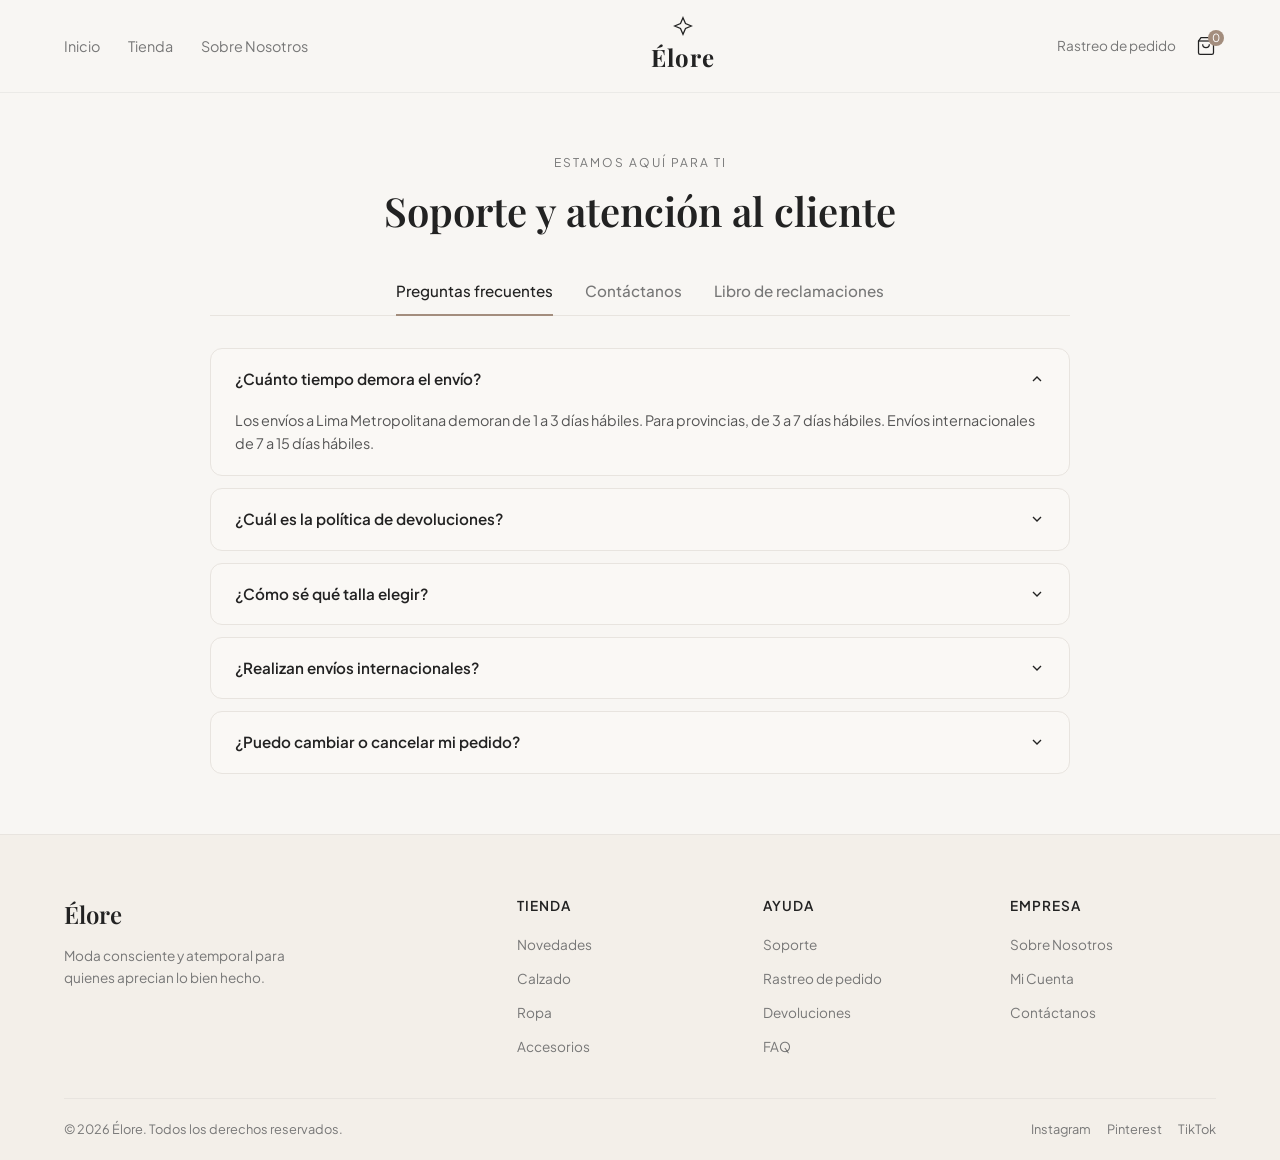
<file: soporte.html>
<!DOCTYPE html>
<html lang="es">
<head>
    <meta charset="UTF-8">
    <meta name="viewport" content="width=device-width, initial-scale=1.0">
    <title>Élore | Soporte y Atención al Cliente</title>
    <link rel="preconnect" href="https://fonts.googleapis.com">
    <link rel="preconnect" href="https://fonts.gstatic.com" crossorigin>
    <link href="https://fonts.googleapis.com/css2?family=Playfair+Display:ital,wght@0,400;0,600;0,700;1,400&family=Plus+Jakarta+Sans:wght@300;400;500;600&display=swap" rel="stylesheet">
    <link rel="stylesheet" href="styles.css">
</head>
<body>

    <!-- CABECERA DE NAVEGACIÓN -->
    <header class="site-header">
        <div class="container header-content">
            <button class="mobile-menu-toggle" id="mobileMenuBtn" aria-label="Menú">
                <span></span><span></span><span></span>
            </button>

            <nav class="main-nav" id="mainNav">
                <ul class="nav-list">
                    <li><a href="index.html" class="nav-link">Inicio</a></li>
                    <li><a href="tienda.html" class="nav-link">Tienda</a></li>
                    <li><a href="index.html#nosotros" class="nav-link">Sobre Nosotros</a></li>
                </ul>
            </nav>

            <a href="index.html" class="brand-logo">
                <svg class="logo-icon" width="20" height="20" viewBox="0 0 24 24" fill="none" stroke="currentColor" stroke-width="1.5">
                    <path d="M12 2L15 9L22 12L15 15L12 22L9 15L2 12L9 9L12 2Z"/>
                </svg>
                <span class="logo-text">Élore</span>
            </a>

            <div class="header-actions">
                <a href="soporte.html" class="action-link">Rastreo de pedido</a>
                <button class="cart-btn" id="cartBtn" aria-label="Carrito de compras">
                    <svg width="20" height="20" viewBox="0 0 24 24" fill="none" stroke="currentColor" stroke-width="1.5">
                        <path d="M6 2L3 6v14a2 2 0 0 0 2 2h14a2 2 0 0 0 2-2V6l-3-4z"></path>
                        <line x1="3" y1="6" x2="21" y2="6"></line>
                        <path d="M16 10a4 4 0 0 1-8 0"></path>
                    </svg>
                    <span class="cart-count" id="cartCount">0</span>
                </button>
            </div>
        </div>
    </header>

    <main class="container section-padding support-container">
        
        <!-- ENCABEZADO DE SECCIÓN -->
        <header class="support-header text-center">
            <span class="support-tag">ESTAMOS AQUÍ PARA TI</span>
            <h1 class="page-title">Soporte y atención al cliente</h1>
        </header>

        <!-- PESTAÑAS (TABS) DE NAVEGACIÓN DE SOPORTE -->
        <nav class="support-tabs-nav">
            <button class="tab-btn active" data-tab="faq">Preguntas frecuentes</button>
            <button class="tab-btn" data-tab="contacto">Contáctanos</button>
            <button class="tab-btn" data-tab="reclamaciones">Libro de reclamaciones</button>
        </nav>

        <!-- CONTENIDO PESTAÑA 1: PREGUNTAS FRECUENTES (ACORDEÓN) -->
        <section id="tab-faq" class="tab-content active">
            <div class="accordion">
                
                <!-- Pregunta 1 -->
                <div class="accordion-item active">
                    <button class="accordion-header">
                        <span>¿Cuánto tiempo demora el envío?</span>
                        <svg class="chevron-icon" width="16" height="16" viewBox="0 0 24 24" fill="none" stroke="currentColor" stroke-width="2">
                            <polyline points="6 9 12 15 18 9"></polyline>
                        </svg>
                    </button>
                    <div class="accordion-body">
                        <p>Los envíos a Lima Metropolitana demoran de 1 a 3 días hábiles. Para provincias, de 3 a 7 días hábiles. Envíos internacionales de 7 a 15 días hábiles.</p>
                    </div>
                </div>

                <!-- Pregunta 2 (Devoluciones) -->
                <div class="accordion-item" id="item-devoluciones">
                    <button class="accordion-header">
                        <span>¿Cuál es la política de devoluciones?</span>
                        <svg class="chevron-icon" width="16" height="16" viewBox="0 0 24 24" fill="none" stroke="currentColor" stroke-width="2">
                            <polyline points="6 9 12 15 18 9"></polyline>
                        </svg>
                    </button>
                    <div class="accordion-body">
                        <p>Cuentas con hasta 30 días calendario tras recibir tu pedido para solicitar cambios o devoluciones sin costo adicional. La prenda debe estar sin usar, con sus etiquetas originales y empaque intacto.</p>
                    </div>
                </div>

                <!-- Pregunta 3 -->
                <div class="accordion-item">
                    <button class="accordion-header">
                        <span>¿Cómo sé qué talla elegir?</span>
                        <svg class="chevron-icon" width="16" height="16" viewBox="0 0 24 24" fill="none" stroke="currentColor" stroke-width="2">
                            <polyline points="6 9 12 15 18 9"></polyline>
                        </svg>
                    </button>
                    <div class="accordion-body">
                        <p>Puedes consultar nuestra guía de medidas disponible en la ficha de cada producto o escribirnos por WhatsApp para una asesoría personalizada de calce.</p>
                    </div>
                </div>

                <!-- Pregunta 4 -->
                <div class="accordion-item">
                    <button class="accordion-header">
                        <span>¿Realizan envíos internacionales?</span>
                        <svg class="chevron-icon" width="16" height="16" viewBox="0 0 24 24" fill="none" stroke="currentColor" stroke-width="2">
                            <polyline points="6 9 12 15 18 9"></polyline>
                        </svg>
                    </button>
                    <div class="accordion-body">
                        <p>Sí, realizamos envíos a todo el mundo a través de DHL Express. Los impuestos o aranceles de importación corren por cuenta del cliente según el país de destino.</p>
                    </div>
                </div>

                <!-- Pregunta 5 -->
                <div class="accordion-item">
                    <button class="accordion-header">
                        <span>¿Puedo cambiar o cancelar mi pedido?</span>
                        <svg class="chevron-icon" width="16" height="16" viewBox="0 0 24 24" fill="none" stroke="currentColor" stroke-width="2">
                            <polyline points="6 9 12 15 18 9"></polyline>
                        </svg>
                    </button>
                    <div class="accordion-body">
                        <p>Puedes modificar o cancelar tu pedido dentro de las primeras 2 horas de haber realizado la compra contactándonos inmediatamente a través de nuestro soporte técnico.</p>
                    </div>
                </div>

            </div>
        </section>

        <!-- CONTENIDO PESTAÑA 2: CONTÁCTANOS -->
        <section id="tab-contacto" class="tab-content">
            <div class="support-card text-center">
                <h3>Atención al Cliente Directa</h3>
                <p>Escríbenos a <strong>contacto@elore.com</strong> o comunícate vía WhatsApp al <strong>+51 987 654 321</strong>.</p>
                <p>Horario de atención: Lunes a Viernes de 9:00 am a 6:00 pm.</p>
            </div>
        </section>

        <!-- CONTENIDO PESTAÑA 3: LIBRO DE RECLAMACIONES -->
        <section id="tab-reclamaciones" class="tab-content">
            <div class="support-card text-center">
                <h3>Libro de Reclamaciones Virtual</h3>
                <p>Conforme a lo establecido en el Código de Protección y Defensa del Consumidor, ponemos a tu disposición nuestro libro de reclamaciones virtual.</p>
                <button class="btn btn-primary" style="margin-top:15px;">Registrar Reclamo o Queja</button>
            </div>
        </section>

    </main>

    <!-- FOOTER -->
    <footer class="site-footer">
        <div class="container footer-content">
            <div class="footer-col brand-col">
                <h3 class="footer-logo">Élore</h3>
                <p>Moda consciente y atemporal para quienes aprecian lo bien hecho.</p>
            </div>
            <div class="footer-col">
                <h4>TIENDA</h4>
                <ul>
                    <li><a href="tienda.html">Novedades</a></li>
                    <li><a href="tienda.html?cat=calzado">Calzado</a></li>
                    <li><a href="tienda.html?cat=ropa">Ropa</a></li>
                    <li><a href="tienda.html?cat=accesorios">Accesorios</a></li>
                </ul>
            </div>
            <div class="footer-col">
                <h4>AYUDA</h4>
                <ul>
                    <li><a href="soporte.html">Soporte</a></li>
                    <li><a href="soporte.html">Rastreo de pedido</a></li>
                    <li><a href="soporte.html?topic=devoluciones">Devoluciones</a></li>
                    <li><a href="soporte.html">FAQ</a></li>
                </ul>
            </div>
            <div class="footer-col">
                <h4>EMPRESA</h4>
                <ul>
                    <li><a href="index.html#nosotros">Sobre Nosotros</a></li>
                    <li><a href="#cuenta">Mi Cuenta</a></li>
                    <li><a href="soporte.html?tab=contacto">Contáctanos</a></li>
                </ul>
            </div>
        </div>
        <div class="container footer-bottom">
            <p>&copy; 2026 Élore. Todos los derechos reservados.</p>
            <div class="social-links">
                <a href="#">Instagram</a>
                <a href="#">Pinterest</a>
                <a href="#">TikTok</a>
            </div>
        </div>
    </footer>

    <div id="toast" class="toast">Producto añadido al carrito</div>
    <script src="script.js"></script>
</body>
</html>
</file>
<file: styles.css>
/* ==========================================================================
   1. VARIABLES Y RESET GLOBAL
   ========================================================================== */
:root {
    --bg-main: #f8f6f3;
    --bg-card: #ffffff;
    --bg-newsletter: #f2ece4;
    --bg-support: #faf8f5;
    --color-text: #222222;
    --color-muted: #777777;
    --color-accent: #a38d7d;
    --color-accent-hover: #8c7361;
    --color-border: #e8e4df;
    --color-btn-bg: #efe8e1;
    
    --font-heading: 'Playfair Display', Georgia, serif;
    --font-body: 'Plus Jakarta Sans', system-ui, -apple-system, sans-serif;
    
    --radius-sm: 6px;
    --radius-md: 12px;
    --radius-pill: 50px;
    
    --transition: all 0.3s ease;
    --container-width: 1200px;
}

*, *::before, *::after {
    box-sizing: border-box;
    margin: 0;
    padding: 0;
}

html {
    scroll-behavior: smooth;
}

body {
    background-color: var(--bg-main);
    color: var(--color-text);
    font-family: var(--font-body);
    font-size: 15px;
    line-height: 1.6;
    -webkit-font-smoothing: antialiased;
}

img {
    max-width: 100%;
    height: auto;
    display: block;
}

a {
    color: inherit;
    text-decoration: none;
    transition: var(--transition);
}

ul {
    list-style: none;
}

/* Reset agresivo de elementos de formulario (elimina estilos por defecto) */
button, select, input {
    -webkit-appearance: none;
    -moz-appearance: none;
    appearance: none;
    font-family: inherit;
    font-size: inherit;
    line-height: inherit;
    color: inherit;
    border: none;
    background: none;
    outline: none;
    box-shadow: none;
    border-radius: 0;
}

/* Utilidades */
.container {
    width: 90%;
    max-width: var(--container-width);
    margin: 0 auto;
}

.section-padding {
    padding: 60px 0;
}

.text-center {
    text-align: center;
}

h1, h2, h3, h4 {
    font-family: var(--font-heading);
    font-weight: 600;
    color: var(--color-text);
}

h2 {
    font-size: 2rem;
    margin-bottom: 24px;
}

/* Botones genéricos */
.btn {
    display: inline-block;
    padding: 12px 32px;
    border-radius: var(--radius-pill);
    font-family: var(--font-body);
    font-size: 0.9rem;
    font-weight: 500;
    cursor: pointer;
    text-align: center;
    transition: var(--transition);
}

.btn-primary {
    background-color: var(--color-text);
    color: #ffffff;
}

.btn-primary:hover {
    background-color: #444444;
}

.btn-secondary {
    background-color: var(--color-accent);
    color: #ffffff;
}

.btn-secondary:hover {
    background-color: var(--color-accent-hover);
}

.btn-outline {
    background: transparent;
    border: 1px solid var(--color-border);
    color: var(--color-text);
}

.btn-outline:hover {
    border-color: var(--color-text);
    background-color: #f2ece4;
}

/* ==========================================================================
   2. CABECERA Y NAVEGACIÓN
   ========================================================================== */
.site-header {
    background-color: var(--bg-main);
    border-bottom: 1px solid rgba(0,0,0,0.05);
    position: sticky;
    top: 0;
    z-index: 100;
    padding: 16px 0;
}

.header-content {
    display: flex;
    justify-content: space-between;
    align-items: center;
}

.nav-list {
    display: flex;
    gap: 28px;
}

.nav-link {
    font-size: 0.9rem;
    color: var(--color-muted);
}

.nav-link.active, .nav-link:hover {
    color: var(--color-text);
    font-weight: 500;
}

.brand-logo {
    display: flex;
    flex-direction: column;
    align-items: center;
    gap: 2px;
}

.logo-text {
    font-family: var(--font-heading);
    font-size: 1.5rem;
    font-weight: 700;
    letter-spacing: 1px;
}

.header-actions {
    display: flex;
    align-items: center;
    gap: 20px;
}

.action-link {
    font-size: 0.85rem;
    color: var(--color-muted);
}

.cart-btn, .icon-link {
    cursor: pointer;
    position: relative;
    display: flex;
    align-items: center;
    color: var(--color-text);
}

.cart-count {
    position: absolute;
    top: -6px;
    right: -8px;
    background-color: var(--color-accent);
    color: #ffffff;
    font-size: 0.7rem;
    width: 16px;
    height: 16px;
    border-radius: 50%;
    display: flex;
    align-items: center;
    justify-content: center;
}

.mobile-menu-toggle {
    display: none;
    flex-direction: column;
    gap: 4px;
    cursor: pointer;
}

.mobile-menu-toggle span {
    width: 22px;
    height: 2px;
    background-color: var(--color-text);
}

/* ==========================================================================
   3. HERO SLIDER (INICIO)
   ========================================================================== */
.hero-slider {
    position: relative;
    height: 520px;
    overflow: hidden;
}

.slide {
    width: 100%;
    height: 100%;
    background-size: cover;
    background-position: center;
    display: flex;
    align-items: center;
    justify-content: center;
    text-align: center;
    color: #ffffff;
    transition: opacity 0.5s ease-in-out;
}

.hero-content {
    max-width: 600px;
    padding: 0 20px;
}

.tagline {
    font-size: 0.8rem;
    letter-spacing: 3px;
    text-transform: uppercase;
    display: block;
    margin-bottom: 12px;
}

.hero-title {
    font-size: 3rem;
    color: #ffffff;
    margin-bottom: 10px;
}

.hero-subtitle {
    font-size: 1.1rem;
    margin-bottom: 24px;
    font-weight: 300;
}

.slider-arrow {
    position: absolute;
    top: 50%;
    transform: translateY(-50%);
    background: rgba(255,255,255,0.8);
    width: 40px;
    height: 40px;
    border-radius: 50%;
    cursor: pointer;
    font-size: 1.2rem;
    display: flex;
    align-items: center;
    justify-content: center;
    transition: var(--transition);
}

.slider-arrow:hover {
    background: #ffffff;
}

.prev-arrow { left: 20px; }
.next-arrow { right: 20px; }

.slider-dots {
    position: absolute;
    bottom: 20px;
    left: 50%;
    transform: translateX(-50%);
    display: flex;
    gap: 8px;
}

.dot {
    width: 8px;
    height: 8px;
    background-color: rgba(255,255,255,0.5);
    border-radius: 50%;
    cursor: pointer;
}

.dot.active {
    background-color: #ffffff;
    width: 24px;
    border-radius: 10px;
}

/* ==========================================================================
   4. CATEGORÍAS Y NOVEDADES
   ========================================================================== */
.grid-categories {
    display: grid;
    grid-template-columns: repeat(3, 1fr);
    gap: 20px;
}

.category-card {
    position: relative;
    border-radius: var(--radius-md);
    overflow: hidden;
    height: 240px;
    cursor: pointer;
    display: block;
}

.category-card img {
    width: 100%;
    height: 100%;
    object-fit: cover;
    transition: transform 0.5s ease;
}

.category-card:hover img {
    transform: scale(1.05);
}

.category-overlay {
    position: absolute;
    inset: 0;
    background: linear-gradient(to top, rgba(0,0,0,0.5), transparent);
    display: flex;
    align-items: flex-end;
    padding: 20px;
}

.category-overlay h3 {
    color: #ffffff;
    font-size: 1.3rem;
}

.section-header {
    display: flex;
    justify-content: space-between;
    align-items: center;
    margin-bottom: 24px;
}

.see-all-link {
    font-size: 0.9rem;
    color: var(--color-muted);
}

.see-all-link:hover {
    color: var(--color-text);
}

.grid-products {
    display: grid;
    grid-template-columns: repeat(4, 1fr);
    gap: 24px;
}

.product-card {
    background-color: var(--bg-card);
    border-radius: var(--radius-md);
    overflow: hidden;
    transition: var(--transition);
}

.product-card:hover {
    box-shadow: 0 10px 20px rgba(0,0,0,0.05);
}

.product-image-wrapper {
    position: relative;
    height: 280px;
    overflow: hidden;
    background-color: #f0ebe4;
}

.product-image-wrapper img {
    width: 100%;
    height: 100%;
    object-fit: cover;
}

.badge {
    position: absolute;
    top: 12px;
    left: 12px;
    background-color: var(--bg-card);
    padding: 4px 12px;
    border-radius: var(--radius-pill);
    font-size: 0.72rem;
    font-weight: 600;
    letter-spacing: 0.5px;
    text-transform: uppercase;
    z-index: 2;
}

.badge-accent {
    background-color: var(--bg-newsletter);
}

.add-to-cart-btn {
    position: absolute;
    bottom: -45px;
    left: 50%;
    transform: translateX(-50%);
    background-color: var(--color-text);
    color: #ffffff;
    padding: 10px 20px;
    border-radius: var(--radius-pill);
    font-size: 0.8rem;
    font-weight: 500;
    cursor: pointer;
    transition: var(--transition);
    white-space: nowrap;
    z-index: 2;
}

.product-card:hover .add-to-cart-btn {
    bottom: 12px;
}

.product-info {
    padding: 16px;
}

.product-category {
    font-size: 0.75rem;
    color: var(--color-muted);
    text-transform: uppercase;
    letter-spacing: 0.5px;
}

.product-title {
    font-size: 0.95rem;
    margin: 4px 0;
    font-family: var(--font-body);
    font-weight: 500;
}

.product-price {
    font-weight: 600;
    font-size: 0.95rem;
}

/* ==========================================================================
   5. FILTROS Y CONTROLES DE TIENDA
   ========================================================================== */
.shop-header {
    margin-bottom: 20px;
}

.collection-tag {
    font-size: 0.75rem;
    letter-spacing: 2px;
    color: var(--color-muted);
    text-transform: uppercase;
    display: block;
    margin-bottom: 4px;
}

.page-title {
    font-size: 2.5rem;
}

.shop-controls {
    display: flex;
    justify-content: space-between;
    align-items: center;
    margin-bottom: 36px;
    flex-wrap: wrap;
    gap: 16px;
}

.category-filters {
    display: flex;
    gap: 10px;
    flex-wrap: wrap;
}

.filter-btn {
    display: inline-flex;
    align-items: center;
    justify-content: center;
    background-color: var(--color-btn-bg);
    color: #555555;
    font-family: var(--font-body);
    font-size: 0.88rem;
    font-weight: 500;
    padding: 10px 24px;
    border-radius: var(--radius-pill);
    cursor: pointer;
    transition: all 0.25s ease;
    border: none;
    line-height: 1;
}

.filter-btn:hover {
    background-color: #e2d7cb;
    color: var(--color-text);
}

.filter-btn.active {
    background-color: var(--color-accent);
    color: #ffffff;
}

.sort-select {
    display: inline-block;
    background-color: #ffffff;
    color: #333333;
    border: 1px solid var(--color-border);
    border-radius: var(--radius-pill);
    padding: 10px 42px 10px 20px;
    font-family: var(--font-body);
    font-size: 0.88rem;
    font-weight: 500;
    cursor: pointer;
    line-height: 1.2;
    transition: all 0.25s ease;
    
    background-image: url("data:image/svg+xml,%3Csvg xmlns='http://www.w3.org/2000/svg' width='12' height='12' viewBox='0 0 24 24' fill='none' stroke='%23333333' stroke-width='2' stroke-linecap='round' stroke-linejoin='round'%3E%3Cpolyline points='6 9 12 15 18 9'%3E%3C/polyline%3E%3C/svg%3E");
    background-repeat: no-repeat;
    background-position: right 18px center;
}

.sort-select:hover, .sort-select:focus {
    border-color: var(--color-accent);
}

/* ==========================================================================
   6. FICHA DE PRODUCTO
   ========================================================================== */
.breadcrumbs {
    font-size: 0.85rem;
    color: var(--color-muted);
    margin-bottom: 24px;
}

.breadcrumbs a:hover {
    color: var(--color-text);
}

.breadcrumbs span {
    color: var(--color-text);
    font-weight: 500;
}

.product-detail-container {
    display: grid;
    grid-template-columns: 1fr 1fr;
    gap: 50px;
    margin-bottom: 80px;
    align-items: start;
}

.product-gallery {
    border-radius: var(--radius-md);
    overflow: hidden;
    background-color: #f0ebe4;
}

.product-gallery img {
    width: 100%;
    height: 580px;
    object-fit: cover;
}

.badge-static {
    position: static;
    display: inline-block;
    margin-bottom: 12px;
}

.product-meta {
    display: block;
    font-size: 0.8rem;
    color: var(--color-muted);
    text-transform: uppercase;
    margin-bottom: 6px;
}

.product-single-title {
    font-size: 2.2rem;
    margin-bottom: 12px;
}

.product-single-price {
    font-size: 1.4rem;
    font-weight: 600;
    margin-bottom: 16px;
}

.product-single-description {
    color: #555555;
    font-size: 0.95rem;
    line-height: 1.7;
    margin-bottom: 28px;
}

.option-group {
    margin-bottom: 24px;
}

.option-label {
    display: block;
    font-size: 0.85rem;
    font-weight: 500;
    margin-bottom: 10px;
}

.color-options, .size-options {
    display: flex;
    gap: 10px;
    flex-wrap: wrap;
}

.option-pill {
    padding: 8px 20px;
    border: 1px solid var(--color-border);
    background: transparent;
    border-radius: var(--radius-pill);
    font-size: 0.85rem;
    font-weight: 500;
    cursor: pointer;
    transition: var(--transition);
}

.option-pill.active, .option-pill:hover {
    background-color: var(--color-text);
    color: #ffffff;
    border-color: var(--color-text);
}

.action-buttons-group {
    display: flex;
    flex-direction: column;
    gap: 12px;
    margin-bottom: 32px;
}

.btn-full {
    width: 100%;
    text-align: center;
    padding: 14px;
}

.value-props {
    display: grid;
    grid-template-columns: repeat(3, 1fr);
    gap: 16px;
    padding-top: 24px;
    border-top: 1px solid var(--color-border);
}

.prop-item {
    display: flex;
    align-items: center;
    gap: 10px;
    color: var(--color-text);
}

.prop-item strong {
    display: block;
    font-size: 0.8rem;
}

.prop-item small {
    color: var(--color-muted);
    font-size: 0.75rem;
}

.related-products-section {
    padding-top: 40px;
    border-top: 1px solid var(--color-border);
}

.related-products-section h2 {
    margin-bottom: 28px;
}

.grid-3-cols {
    grid-template-columns: repeat(3, 1fr);
}

/* ==========================================================================
   7. PÁGINA DE SOPORTE, PESTAÑAS Y ACORDEÓN (FAQ)
   ========================================================================== */
.support-container {
    max-width: 860px;
    margin: 0 auto;
}

.support-header {
    margin-bottom: 30px;
}

.support-tag {
    font-size: 0.75rem;
    letter-spacing: 2px;
    color: var(--color-muted);
    text-transform: uppercase;
    display: block;
    margin-bottom: 6px;
}

/* Navegación por pestañas */
.support-tabs-nav {
    display: flex;
    justify-content: center;
    gap: 32px;
    border-bottom: 1px solid var(--color-border);
    margin: 36px 0 32px;
}

.support-tabs-nav .tab-btn {
    background: transparent !important;
    border: none !important;
    border-radius: 0 !important;
    padding: 0 0 12px 0 !important;
    font-family: var(--font-body);
    font-size: 0.95rem;
    font-weight: 500;
    color: var(--color-muted);
    cursor: pointer;
    position: relative;
    transition: all 0.3s ease;
    box-shadow: none !important;
}

.support-tabs-nav .tab-btn.active, 
.support-tabs-nav .tab-btn:hover {
    color: var(--color-text);
}

.support-tabs-nav .tab-btn.active::after {
    content: '';
    position: absolute;
    bottom: -1px;
    left: 0;
    width: 100%;
    height: 2px;
    background-color: var(--color-accent);
}

/* Control estricto de visibilidad de pestañas */
.support-container .tab-content {
    display: none !important;
}

.support-container .tab-content.active {
    display: block !important;
}

/* Acordeón FAQ */
.accordion {
    display: flex;
    flex-direction: column;
    gap: 12px;
}

.accordion-item {
    border: 1px solid var(--color-border);
    border-radius: var(--radius-md);
    background-color: var(--bg-support);
    overflow: hidden;
    transition: all 0.3s ease;
}

.accordion-header {
    width: 100%;
    display: flex;
    justify-content: space-between;
    align-items: center;
    padding: 18px 24px;
    text-align: left;
    font-family: var(--font-body);
    font-size: 0.95rem;
    font-weight: 600;
    color: var(--color-text);
    cursor: pointer;
    background: none !important;
    border: none !important;
    box-shadow: none !important;
}

.chevron-icon {
    transition: transform 0.3s ease;
    flex-shrink: 0;
}

/* Control estricto de visibilidad de respuestas del acordeón */
.accordion-body {
    display: none !important;
    padding: 0 24px 20px 24px;
    color: #555555;
    font-size: 0.9rem;
    line-height: 1.6;
}

.accordion-item.active .accordion-body {
    display: block !important;
}

.accordion-item.active .chevron-icon {
    transform: rotate(180deg);
}

.support-card {
    background-color: var(--bg-support);
    border: 1px solid var(--color-border);
    border-radius: var(--radius-md);
    padding: 40px;
}

/* ==========================================================================
   8. NEWSLETTER Y TESTIMONIOS
   ========================================================================== */
.newsletter-box {
    background-color: var(--bg-newsletter);
    border-radius: var(--radius-md);
    padding: 50px 20px;
    text-align: center;
    max-width: 800px;
}

.newsletter-tag {
    font-size: 0.75rem;
    letter-spacing: 2px;
    color: var(--color-muted);
    display: block;
    margin-bottom: 8px;
}

.newsletter-box p {
    color: var(--color-muted);
    max-width: 500px;
    margin: 0 auto 24px;
}

.newsletter-form {
    display: flex;
    justify-content: center;
    gap: 10px;
    max-width: 450px;
    margin: 0 auto;
}

.newsletter-form input {
    flex: 1;
    padding: 12px 20px;
    border-radius: var(--radius-pill);
    border: 1px solid var(--color-border);
    background-color: #ffffff;
}

.feedback-msg {
    margin-top: 12px;
    font-size: 0.85rem;
    color: var(--color-accent);
}

.grid-reviews {
    display: grid;
    grid-template-columns: repeat(3, 1fr);
    gap: 20px;
    margin-top: 30px;
}

.review-card {
    background-color: var(--bg-card);
    padding: 28px;
    border-radius: var(--radius-md);
    display: flex;
    flex-direction: column;
    justify-content: space-between;
}

.stars {
    color: #e2b041;
    letter-spacing: 2px;
    margin-bottom: 12px;
}

.review-text {
    font-size: 0.9rem;
    color: #444444;
    font-style: italic;
    margin-bottom: 20px;
}

.review-author {
    display: flex;
    align-items: center;
    gap: 12px;
}

.review-author img {
    width: 40px;
    height: 40px;
    border-radius: 50%;
    object-fit: cover;
}

.review-author h4 {
    font-size: 0.9rem;
    font-family: var(--font-body);
}

.review-author small {
    color: var(--color-muted);
}

/* ==========================================================================
   9. FOOTER Y NOTIFICACIÓN TOAST
   ========================================================================== */
.site-footer {
    background-color: #f3efe9;
    padding-top: 60px;
    border-top: 1px solid var(--color-border);
}

.footer-content {
    display: grid;
    grid-template-columns: 2fr repeat(3, 1fr);
    gap: 40px;
    padding-bottom: 40px;
}

.brand-col p {
    color: var(--color-muted);
    margin-top: 12px;
    max-width: 250px;
    font-size: 0.85rem;
}

.footer-logo {
    font-size: 1.5rem;
}

.footer-col h4 {
    font-size: 0.85rem;
    letter-spacing: 1px;
    margin-bottom: 16px;
    font-family: var(--font-body);
}

.footer-col ul {
    display: flex;
    flex-direction: column;
    gap: 10px;
}

.footer-col a {
    color: var(--color-muted);
    font-size: 0.85rem;
}

.footer-col a:hover {
    color: var(--color-text);
}

.footer-bottom {
    border-top: 1px solid var(--color-border);
    padding: 20px 0;
    display: flex;
    justify-content: space-between;
    align-items: center;
    font-size: 0.8rem;
    color: var(--color-muted);
}

.social-links {
    display: flex;
    gap: 16px;
}

.toast {
    position: fixed;
    bottom: 20px;
    right: 20px;
    background-color: var(--color-text);
    color: #ffffff;
    padding: 12px 24px;
    border-radius: var(--radius-pill);
    font-size: 0.85rem;
    opacity: 0;
    transform: translateY(20px);
    transition: var(--transition);
    pointer-events: none;
    z-index: 1000;
}

.toast.show {
    opacity: 1;
    transform: translateY(0);
}

/* ==========================================================================
   10. RESPONSIVE DESIGN (MEDIA QUERIES)
   ========================================================================== */
@media (max-width: 992px) {
    .grid-products,
    .grid-3-cols {
        grid-template-columns: repeat(2, 1fr);
    }
    .footer-content {
        grid-template-columns: repeat(2, 1fr);
    }
    .product-detail-container {
        grid-template-columns: 1fr;
        gap: 30px;
    }
    .product-gallery img {
        height: 420px;
    }
}

@media (max-width: 768px) {
    .main-nav {
        display: none;
        position: absolute;
        top: 100%;
        left: 0;
        width: 100%;
        background-color: var(--bg-main);
        padding: 20px;
        box-shadow: 0 10px 10px rgba(0,0,0,0.05);
    }

    .main-nav.active {
        display: block;
    }

    .nav-list {
        flex-direction: column;
        gap: 12px;
        text-align: center;
    }

    .mobile-menu-toggle {
        display: flex;
    }

    .action-link {
        display: none;
    }

    .hero-title {
        font-size: 2rem;
    }

    .grid-categories,
    .grid-reviews,
    .grid-3-cols {
        grid-template-columns: 1fr;
    }

    .newsletter-form {
        flex-direction: column;
    }

    .footer-content {
        grid-template-columns: 1fr;
        text-align: center;
    }

    .brand-col p {
        margin: 12px auto 0;
    }

    .footer-bottom {
        flex-direction: column;
        gap: 12px;
    }

    .value-props {
        grid-template-columns: 1fr;
        gap: 12px;
    }

    .support-tabs-nav {
        gap: 16px;
        font-size: 0.85rem;
    }
}
</file>
